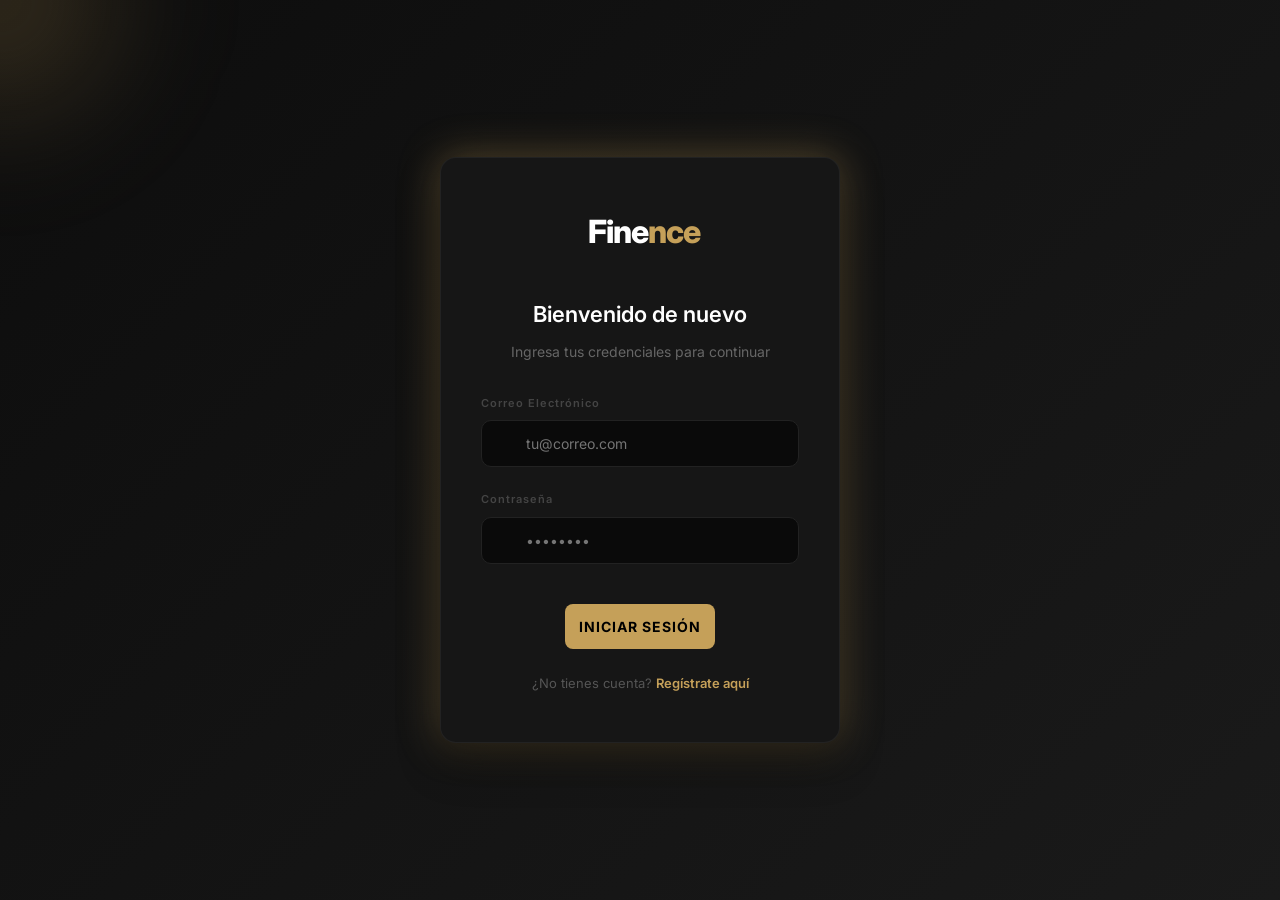
<file: login.html>
<!DOCTYPE html>
<html lang="es">
<head>
    <meta charset="UTF-8">
    <meta name="viewport" content="width=device-width, initial-scale=1.0">
    <title>Login - Sistema de Gestión Financiera</title>
    <link rel="stylesheet" href="css/login.css">
</head>
<body>
    <div class="mouse-glow" id="mouse-glow"></div>
    <div class="login-container">
        <div class="glass-box">
            <div class="logo">
                <i class="fas fa-wallet"></i> Fine<span>nce</span>
            </div>

            <!-- Formulario de Login -->
            <div id="login-form">
                <h2>Bienvenido de nuevo</h2>
                <p class="subtitle">Ingresa tus credenciales para continuar</p>
                <div id="loginMessage" style="text-align: center; margin-bottom: 10px; font-size: 14px;"></div>
                <div class="form-group">
                    <label>Correo Electrónico</label>
                    <div class="input-icon">
                        <i class="fas fa-envelope"></i>
                        <input type="email" id="loginEmail" placeholder="tu@correo.com">
                    </div>
                </div>
                <div class="form-group">
                    <label>Contraseña</label>
                    <div class="input-icon">
                        <i class="fas fa-lock"></i>
                        <input type="password" id="loginPassword" placeholder="••••••••">
                    </div>
                </div>
                <button class="btn-primary" id="btn-login-submit">Iniciar Sesión</button>
                <p class="switch-form">¿No tienes cuenta? <a href="#" id="link-show-register">Regístrate aquí</a></p>
            </div>

            <!-- Formulario de Registro (Oculto) -->
            <div id="register-form" style="display: none;">
                <h2>Crear una cuenta</h2>
                <p class="subtitle">Comienza a gestionar tus finanzas hoy</p>
                <div id="registerMessage" style="text-align: center; margin-bottom: 10px; font-size: 14px;"></div>
                <div class="form-group">
                    <label>Nombre Completo</label>
                    <div class="input-icon">
                        <i class="fas fa-id-card"></i>
                        <input type="text" id="registerName" placeholder="Ej: Alberto Rodriguez">
                    </div>
                </div>
                <div class="form-group">
                    <label>Correo Electrónico</label>
                    <div class="input-icon">
                        <i class="fas fa-envelope"></i>
                        <input type="email" id="registerEmail" placeholder="ejemplo@correo.com">
                    </div>
                </div>
                <div class="form-group">
                    <label>Contraseña</label>
                    <div class="input-icon">
                        <i class="fas fa-lock"></i>
                        <input type="password" id="registerPassword" placeholder="Crea una contraseña">
                    </div>
                </div>
                <button class="btn-primary" id="btn-register-submit">Registrarme</button>
                <p class="switch-form">¿Ya tienes cuenta? <a href="#" id="link-show-login">Inicia sesión aquí</a></p>
            </div>
        </div>
    </div>
    <div id="authContainer" style="display: none;"></div> <!-- Hidden decoy for UIController compatibility -->
    <div id="dashboard" style="display: none;"></div> <!-- Hidden decoy for UIController compatibility -->
    <script>
        document.addEventListener('mousemove', (e) => {
            const glow = document.getElementById('mouse-glow');
            if (glow) {
                glow.style.left = e.clientX + 'px';
                glow.style.top = e.clientY + 'px';
            }
        });
    </script>
    <script type="module" src="js/app.js"></script>
</body>
</html>
</file>
<file: css/login.css>
/* ==================== */
/* ESTILOS DE LOGIN */
/* ==================== */
/* Importar estilos base */
@import url('variables.css');
@import url('typography.css');
@import url('components.css');
@import url('responsive.css');

/* Estilos específicos para la página de login */
body {
    background-color: var(--dark-bg);
    background-image: var(--gradient-login);
    min-height: 100vh;
    display: flex;
    align-items: center;
    justify-content: center;
    padding: 20px;
    color: #ffffff;
    overflow: hidden;
    position: relative;
}

.mouse-glow {
    position: fixed;
    top: 0;
    left: 0;
    width: 350px;
    height: 350px;
    background: radial-gradient(circle, rgba(197, 160, 89, 0.25) 0%, transparent 70%);
    border-radius: 50%;
    pointer-events: none;
    transform: translate(-50%, -50%);
    z-index: 0;
    filter: blur(50px);
    transition: width 0.3s, height 0.3s;
}

.login-container {
    position: relative;
    z-index: 10;
}
</file>
